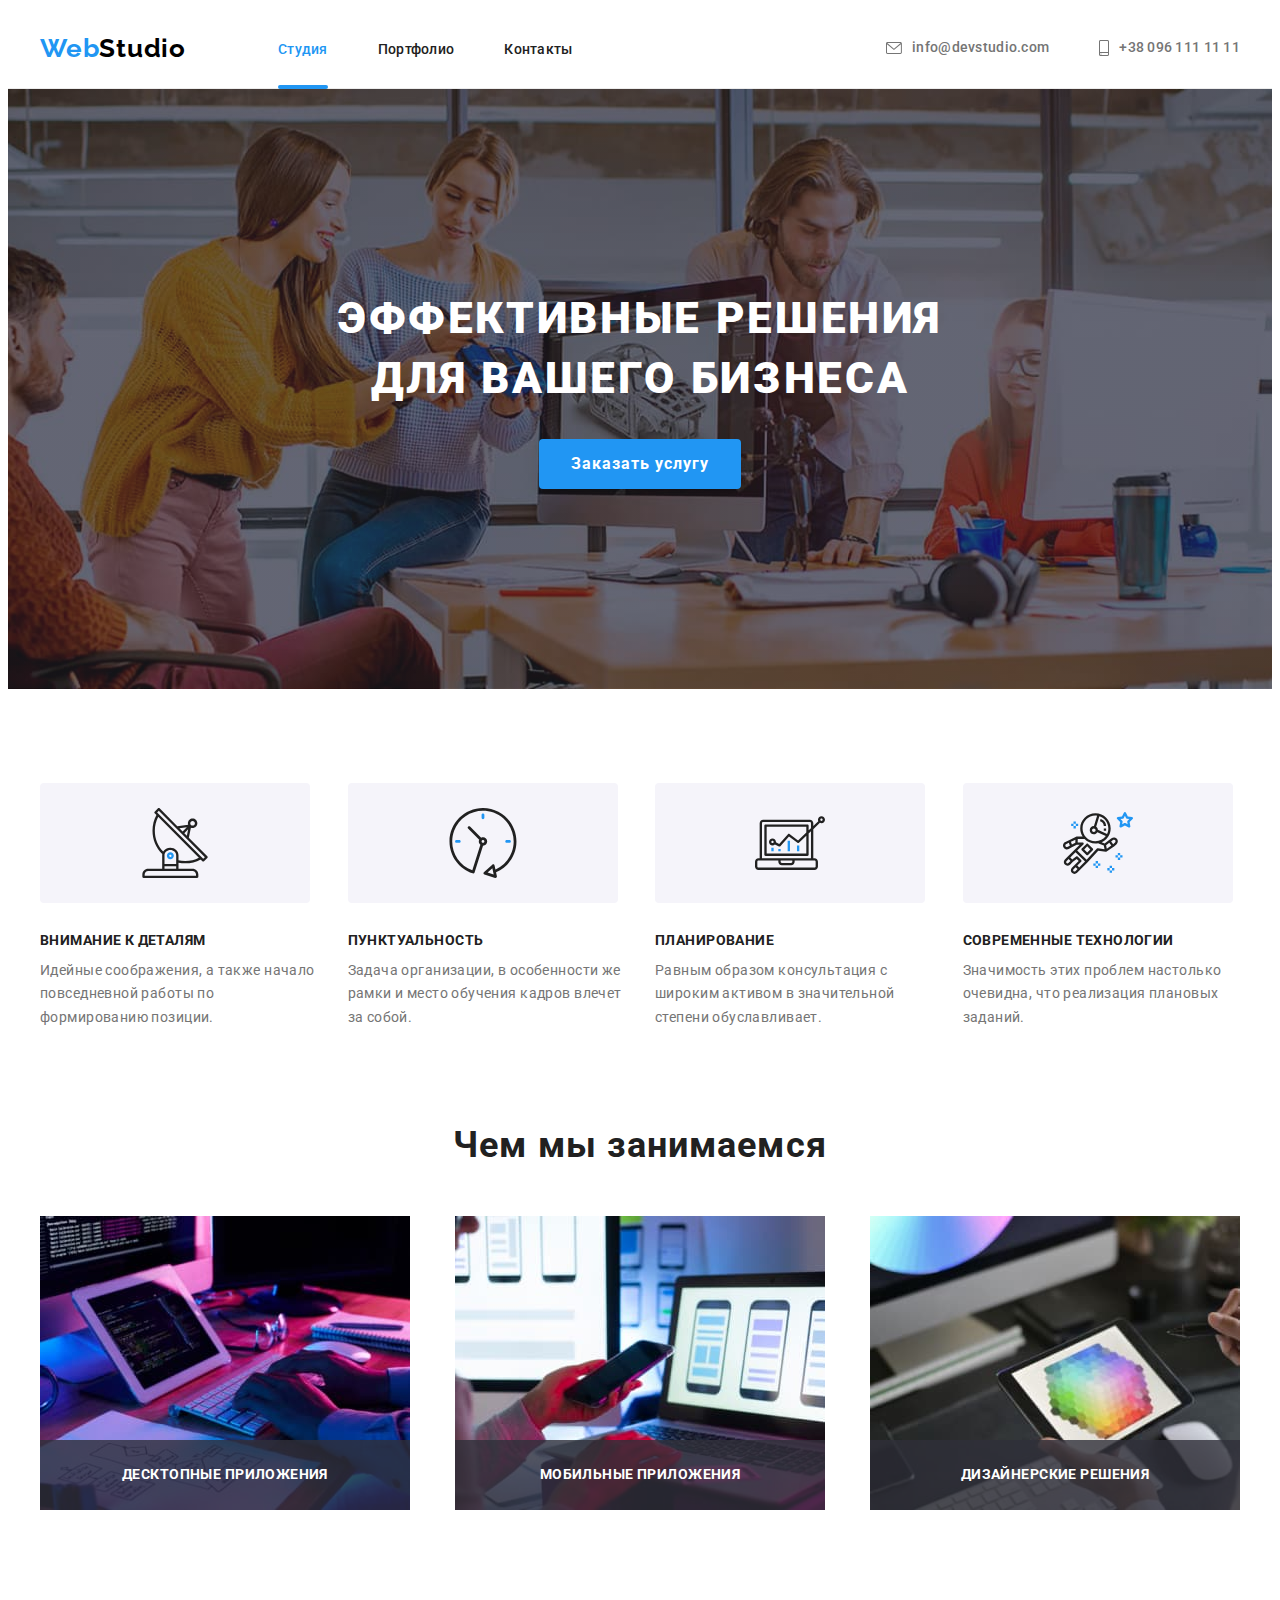
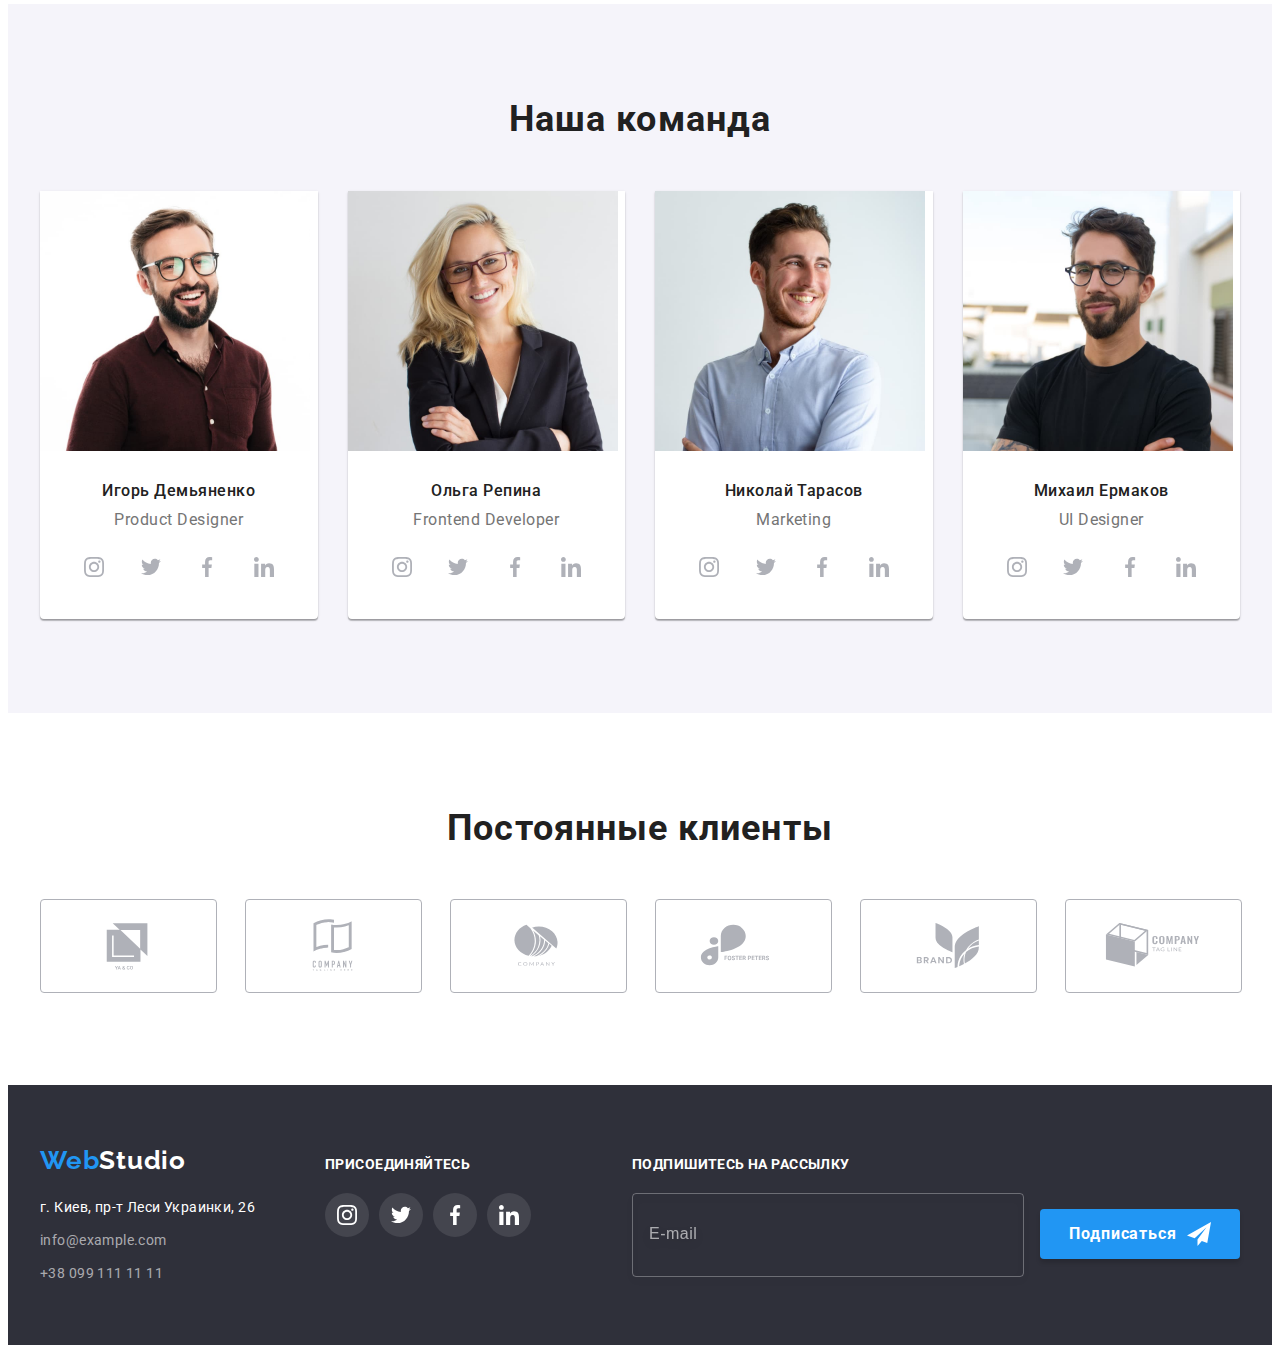
<file: index.html>
<!DOCTYPE html>
<html lang="ru">
  <head>
    <meta charset="UTF-8" />
    <meta http-equiv="X-UA-Compatible" content="IE=edge" />
    <meta name="viewport" content="width=device-width, initial-scale=1.0" />
    <title>Студия</title>
    <link
      href="https://fonts.googleapis.com/css2?family=Raleway:wght@700&family=Roboto:wght@400;500;700;900&display=swap"
      rel="stylesheet"
    />
    <link
      rel="stylesheet"
      href="https://cdnjs.cloudflare.com/ajax/libs/modern-normalize/1.1.0/modern-normalize.min.css"
      integrity="sha512-wpPYUAdjBVSE4KJnH1VR1HeZfpl1ub8YT/NKx4PuQ5NmX2tKuGu6U/JRp5y+Y8XG2tV+wKQpNHVUX03MfMFn9Q=="
      crossorigin="anonymous"
      referrerpolicy="no-referrer"
    />
    <link rel="stylesheet" href="./css/styles.css" />
  </head>
  <body>
    <header class="header">
      <div class="container header-container">
        <a class="logo link" href="./index.html" lang="en"
          >Web<span class="logo-header-color">Studio</span></a
        >
        <nav class="nav">
          <ul class="nav-list list">
            <li class="nav-list-item">
              <a class="nav-list-link link active-page" href="./index.html">Студия</a>
            </li>
            <li class="nav-list-item">
              <a class="nav-list-link link" href="./portfolio.html">Портфолио</a>
            </li>
            <li class="nav-list-item"><a class="nav-list-link link" href="">Контакты</a></li>
          </ul>
        </nav>
        <ul class="header-contacts-list list">
          <li class="header-contacts-mail">
            <a class="header-contacts link" href="mailto:info@devstudio.com">
              <svg class="contacts-icon" width="16" height="12">
                <use href="./images/sprite.svg#envelope"></use>
              </svg>
              info@devstudio.com
            </a>
          </li>
          <li class="header-contacts-number">
            <a class="header-contacts link" href="tel:+380961111111">
              <svg class="contacts-icon" width="10" height="16">
                <use href="./images/sprite.svg#smartphone"></use>
              </svg>
              +38 096 111 11 11
            </a>
          </li>
        </ul>
      </div>
    </header>

    <main>
      <!-- HERO -->
      <section class="hero-section">
        <div class="container">
          <h1 class="hero-title">Эффективные решения<br />для вашего бизнеса</h1>
          <button class="modal-btn" type="button" data-modal-open>Заказать услугу</button>
        </div>
      </section>
      <!-- STUDIO ADVANTAGES -->
      <section class="section">
        <div class="container">
          <h2 class="visually-hidden">Преимущества студии</h2>
          <ul class="advantages-items list">
            <li class="advantages-item">
              <div class="icon-box">
                <svg class="icon" width="70" height="70">
                  <use href="./images/sprite.svg#antenna"></use>
                </svg>
              </div>
              <h3 class="advantages-item-title">Внимание к деталям</h3>
              <p class="advantages-item-description">
                Идейные соображения, а также начало повседневной работы по формированию позиции.
              </p>
            </li>
            <li class="advantages-item">
              <div class="icon-box">
                <svg class="icon" width="70" height="70">
                  <use href="./images/sprite.svg#clock"></use>
                </svg>
              </div>
              <h3 class="advantages-item-title">Пунктуальность</h3>
              <p class="advantages-item-description">
                Задача организации, в особенности же рамки и место обучения кадров влечет за собой.
              </p>
            </li>
            <li class="advantages-item">
              <div class="icon-box">
                <svg class="icon" width="70" height="70">
                  <use href="./images/sprite.svg#diagram"></use>
                </svg>
              </div>
              <h3 class="advantages-item-title">Планирование</h3>
              <p class="advantages-item-description">
                Равным образом консультация с широким активом в значительной степени обуславливает.
              </p>
            </li>
            <li class="advantages-item">
              <div class="icon-box">
                <svg class="icon" width="70" height="70">
                  <use href="./images/sprite.svg#astronaut"></use>
                </svg>
              </div>
              <h3 class="advantages-item-title">Современные технологии</h3>
              <p class="advantages-item-description">
                Значимость этих проблем настолько очевидна, что реализация плановых заданий.
              </p>
            </li>
          </ul>
        </div>
      </section>
      <!-- STUDIO ACTIVITIES -->
      <section class="section activities-section">
        <div class="container">
          <h2 class="section-title">Чем мы занимаемся</h2>
          <ul class="activities-items list">
            <li class="activities-item">
              <img
                src="./images/img-action-1.jpg"
                alt="работник верстает сайт"
                width="370"
                height="294"
              />
              <p class="activities-description">Десктопные приложения</p>
            </li>
            <li class="activities-item">
              <img
                src="./images/img-action-2.jpg"
                alt="работник адаптирует сайт"
                width="370"
                height="294"
              />
              <p class="activities-description">Мобильные приложения</p>
            </li>
            <li class="activities-item">
              <img
                src="./images/img-action-3.jpg"
                alt="работник создает дизайн сайта"
                width="370"
                height="294"
              />
              <p class="activities-description">Дизайнерские решения</p>
            </li>
          </ul>
        </div>
      </section>
      <!-- STUDIO TEAM -->
      <section class="team-section section">
        <div class="container">
          <h2 class="section-title">Наша команда</h2>
          <ul class="team-cards list">
            <li class="team-card">
              <img
                src="./images/img-employee-1.jpg"
                alt="продакт дизайнер"
                width="270"
                height="260"
              />
              <div class="team-card-description">
                <h3 class="team-item">Игорь Демьяненко</h3>
                <p class="team-text" lang="en">Product Designer</p>
                <ul class="social-links list">
                  <li>
                    <a class="social-link" aria-label="instagram" href="">
                      <svg class="social-link-icon" width="20" height="20">
                        <use href="./images/sprite.svg#instagram"></use>
                      </svg>
                    </a>
                  </li>
                  <li>
                    <a class="social-link" aria-label="twitter" href="">
                      <svg class="social-link-icon" width="20" height="20">
                        <use href="./images/sprite.svg#twitter"></use>
                      </svg>
                    </a>
                  </li>
                  <li>
                    <a class="social-link" aria-label="facebook" href="">
                      <svg class="social-link-icon" width="20" height="20">
                        <use href="./images/sprite.svg#facebook"></use>
                      </svg>
                    </a>
                  </li>
                  <li>
                    <a class="social-link" aria-label="linkedin" href="">
                      <svg class="social-link-icon" width="20" height="20">
                        <use href="./images/sprite.svg#linkedin"></use>
                      </svg>
                    </a>
                  </li>
                </ul>
              </div>
            </li>
            <li class="team-card">
              <img
                src="./images/img-employee-2.jpg"
                alt="фронтенд разработчик"
                width="270"
                height="260"
              />
              <div class="team-card-description">
                <h3 class="team-item">Ольга Репина</h3>
                <p class="team-text" lang="en">Frontend Developer</p>
                <ul class="social-links list">
                  <li>
                    <a class="social-link" aria-label="instagram" href="">
                      <svg class="social-link-icon" width="20" height="20">
                        <use href="./images/sprite.svg#instagram"></use>
                      </svg>
                    </a>
                  </li>
                  <li>
                    <a class="social-link" aria-label="twitter" href="">
                      <svg class="social-link-icon" width="20" height="20">
                        <use href="./images/sprite.svg#twitter"></use>
                      </svg>
                    </a>
                  </li>
                  <li>
                    <a class="social-link" aria-label="facebook" href="">
                      <svg class="social-link-icon" width="20" height="20">
                        <use href="./images/sprite.svg#facebook"></use>
                      </svg>
                    </a>
                  </li>
                  <li>
                    <a class="social-link" aria-label="linkedin" href="">
                      <svg class="social-link-icon" width="20" height="20">
                        <use href="./images/sprite.svg#linkedin"></use>
                      </svg>
                    </a>
                  </li>
                </ul>
              </div>
            </li>
            <li class="team-card">
              <img src="./images/img-employee-3.jpg" alt="маркетолог" width="270" height="260" />
              <div class="team-card-description">
                <h3 class="team-item">Николай Тарасов</h3>
                <p class="team-text" lang="en">Marketing</p>
                <ul class="social-links list">
                  <li>
                    <a class="social-link" aria-label="instagram" href="">
                      <svg class="social-link-icon" width="20" height="20">
                        <use href="./images/sprite.svg#instagram"></use>
                      </svg>
                    </a>
                  </li>
                  <li>
                    <a class="social-link" aria-label="twitter" href="">
                      <svg class="social-link-icon" width="20" height="20">
                        <use href="./images/sprite.svg#twitter"></use>
                      </svg>
                    </a>
                  </li>
                  <li>
                    <a class="social-link" aria-label="facebook" href="">
                      <svg class="social-link-icon" width="20" height="20">
                        <use href="./images/sprite.svg#facebook"></use>
                      </svg>
                    </a>
                  </li>
                  <li>
                    <a class="social-link" aria-label="linkedin" href="">
                      <svg class="social-link-icon" width="20" height="20">
                        <use href="./images/sprite.svg#linkedin"></use>
                      </svg>
                    </a>
                  </li>
                </ul>
              </div>
            </li>
            <li class="team-card">
              <img
                src="./images/img-employee-4.jpg"
                alt="дизайнер пользовательского интерфейса"
                width="270"
                height="260"
              />
              <div class="team-card-description">
                <h3 class="team-item">Михаил Ермаков</h3>
                <p class="team-text" lang="en">UI Designer</p>
                <ul class="social-links list">
                  <li>
                    <a class="social-link" aria-label="instagram" href="">
                      <svg class="social-link-icon" width="20" height="20">
                        <use href="./images/sprite.svg#instagram"></use>
                      </svg>
                    </a>
                  </li>
                  <li>
                    <a class="social-link" aria-label="twitter" href="">
                      <svg class="social-link-icon" width="20" height="20">
                        <use href="./images/sprite.svg#twitter"></use>
                      </svg>
                    </a>
                  </li>
                  <li>
                    <a class="social-link" aria-label="facebook" href="">
                      <svg class="social-link-icon" width="20" height="20">
                        <use href="./images/sprite.svg#facebook"></use>
                      </svg>
                    </a>
                  </li>
                  <li>
                    <a class="social-link" aria-label="linkedin" href="">
                      <svg class="social-link-icon" width="20" height="20">
                        <use href="./images/sprite.svg#linkedin"></use>
                      </svg>
                    </a>
                  </li>
                </ul>
              </div>
            </li>
          </ul>
        </div>
      </section>
      <!-- CLIENTS -->
      <section class="clients section">
        <div class="container">
          <h2 class="section-title">Постоянные клиенты</h2>
          <ul class="clients-list list">
            <li class="clients-item">
              <a href="" class="clients-link">
                <svg class="clients-logo" width="106" height="60">
                  <use href="./images/sprite.svg#client-logo-1"></use>
                </svg>
              </a>
            </li>
            <li class="clients-item">
              <a href="" class="clients-link">
                <svg class="clients-logo" width="106" height="60">
                  <use href="./images/sprite.svg#client-logo-2"></use>
                </svg>
              </a>
            </li>
            <li class="clients-item">
              <a href="" class="clients-link">
                <svg class="clients-logo" width="106" height="60">
                  <use href="./images/sprite.svg#client-logo-3"></use>
                </svg>
              </a>
            </li>
            <li class="clients-item">
              <a href="" class="clients-link">
                <svg class="clients-logo" width="106" height="60">
                  <use href="./images/sprite.svg#client-logo-4"></use>
                </svg>
              </a>
            </li>
            <li class="clients-item">
              <a href="" class="clients-link">
                <svg class="clients-logo" width="106" height="60">
                  <use href="./images/sprite.svg#client-logo-5"></use>
                </svg>
              </a>
            </li>
            <li class="clients-item">
              <a href="" class="clients-link">
                <svg class="clients-logo" width="106" height="60">
                  <use href="./images/sprite.svg#client-logo-6"></use>
                </svg>
              </a>
            </li>
          </ul>
        </div>
      </section>
    </main>

    <footer class="footer">
      <div class="container">
        <div class="footer-address">
          <a class="logo-footer link" href="./index.html" lang="en"
            >Web<span class="logo-footer-color">Studio</span></a
          >
          <address>
            <ul class="address-items list">
              <li class="address-item">
                <a
                  class="address link"
                  href="https://goo.gl/maps/cRMagZyy7CcEZu3e9"
                  target="_blank"
                  rel="noopener noreferrer"
                  >г. Киев, пр-т Леси Украинки, 26</a
                >
              </li>
              <li class="address-item">
                <a class="address footer-mail link" href="mailto:info@example.com"
                  >info@example.com</a
                >
              </li>
              <li class="address-item">
                <a class="address footer-number link" href="tel:+380991111111">+38 099 111 11 11</a>
              </li>
            </ul>
          </address>
        </div>
        <div class="footer-links">
          <b class="footer-text">Присоединяйтесь</b>
          <ul class="footer-social-links list">
            <li>
              <a class="footer-social-link" aria-label="instagram" href="">
                <svg class="social-link-icon" width="20" height="20">
                  <use href="./images/sprite.svg#instagram"></use>
                </svg>
              </a>
            </li>
            <li>
              <a class="footer-social-link" aria-label="twitter" href="">
                <svg class="social-link-icon" width="20" height="20">
                  <use href="./images/sprite.svg#twitter"></use>
                </svg>
              </a>
            </li>
            <li>
              <a class="footer-social-link" aria-label="facebook" href="">
                <svg class="social-link-icon" width="20" height="20">
                  <use href="./images/sprite.svg#facebook"></use>
                </svg>
              </a>
            </li>
            <li>
              <a class="footer-social-link" aria-label="linkedin" href="">
                <svg class="social-link-icon" width="20" height="20">
                  <use href="./images/sprite.svg#linkedin"></use>
                </svg>
              </a>
            </li>
          </ul>
        </div>
        <div class="footer-form">
          <b class="footer-text">Подпишитесь на рассылку</b>
          <form name="footer-contact-form" method="post" class="footer-contact-form">
            <input
              type="email"
              name="email"
              class="footer-contact-form-input"
              placeholder="E-mail"
            />
            <button type="submit" class="submit-btn">
              <span>Подписаться</span>
              <svg class="submit-icon" width="24" height="24">
                <use href="./images/sprite.svg#send-icon"></use>
              </svg>
            </button>
          </form>
        </div>
      </div>
    </footer>

    <div class="backdrop is-hidden" data-modal>
      <div class="modal">
        <form name="signup-form" method="post" class="signup-form">
          <b class="signup-form-title">Оставьте свои данные, мы вам перезвоним</b>

          <label class="signup-form-field">
            <span class="signup-form-text">Имя</span>
            <span class="signup-form-input-wrapper">
              <input name="user-name" type="text" class="signup-form-input" />
              <svg class="signup-icon" width="18" height="18">
                <use href="./images/sprite.svg#person-icon"></use>
              </svg>
            </span>
          </label>

          <label class="signup-form-field">
            <span class="signup-form-text">Телефон</span>
            <span class="signup-form-input-wrapper">
              <input name="user-contact" type="tel" class="signup-form-input" />
              <svg class="signup-icon" width="18" height="18">
                <use href="./images/sprite.svg#phone-icon"></use>
              </svg>
            </span>
          </label>

          <label class="signup-form-field">
            <span class="signup-form-text">Почта</span>
            <span class="signup-form-input-wrapper">
              <input name="user-email" type="email" class="signup-form-input" />
              <svg class="signup-icon" width="18" height="18">
                <use href="./images/sprite.svg#email-icon"></use>
              </svg>
            </span>
          </label>

          <label class="signup-form-field">
            <span class="signup-form-text">Комментарий</span>
            <textarea
              name="user-message"
              placeholder="Введите текст"
              class="signup-form-message"
            ></textarea>
          </label>

          <label class="signup-checkbox-field">
            <input
              type="checkbox"
              name="accept-policy"
              class="signup-checkbox-input visually-hidden"
              required
            />
            <svg class="checkbox-icon" width="16" height="15">
              <use href="./images/sprite.svg#check-icon"></use>
            </svg>
            Соглашаюсь с рассылкой и принимаю&nbsp;
            <a href="" class="signup-checkbox-link">Условия договора</a>
          </label>

          <button type="submit" class="submit-btn">Отправить</button>
        </form>

        <button type="button" class="modal-close-btn" data-modal-close>
          <svg class="modal-close-icon" width="18" height="18">
            <use href="./images/sprite.svg#close-icon"></use>
          </svg>
        </button>
      </div>
    </div>
    <script src="./js/modal.js"></script>
  </body>
</html>
</file>
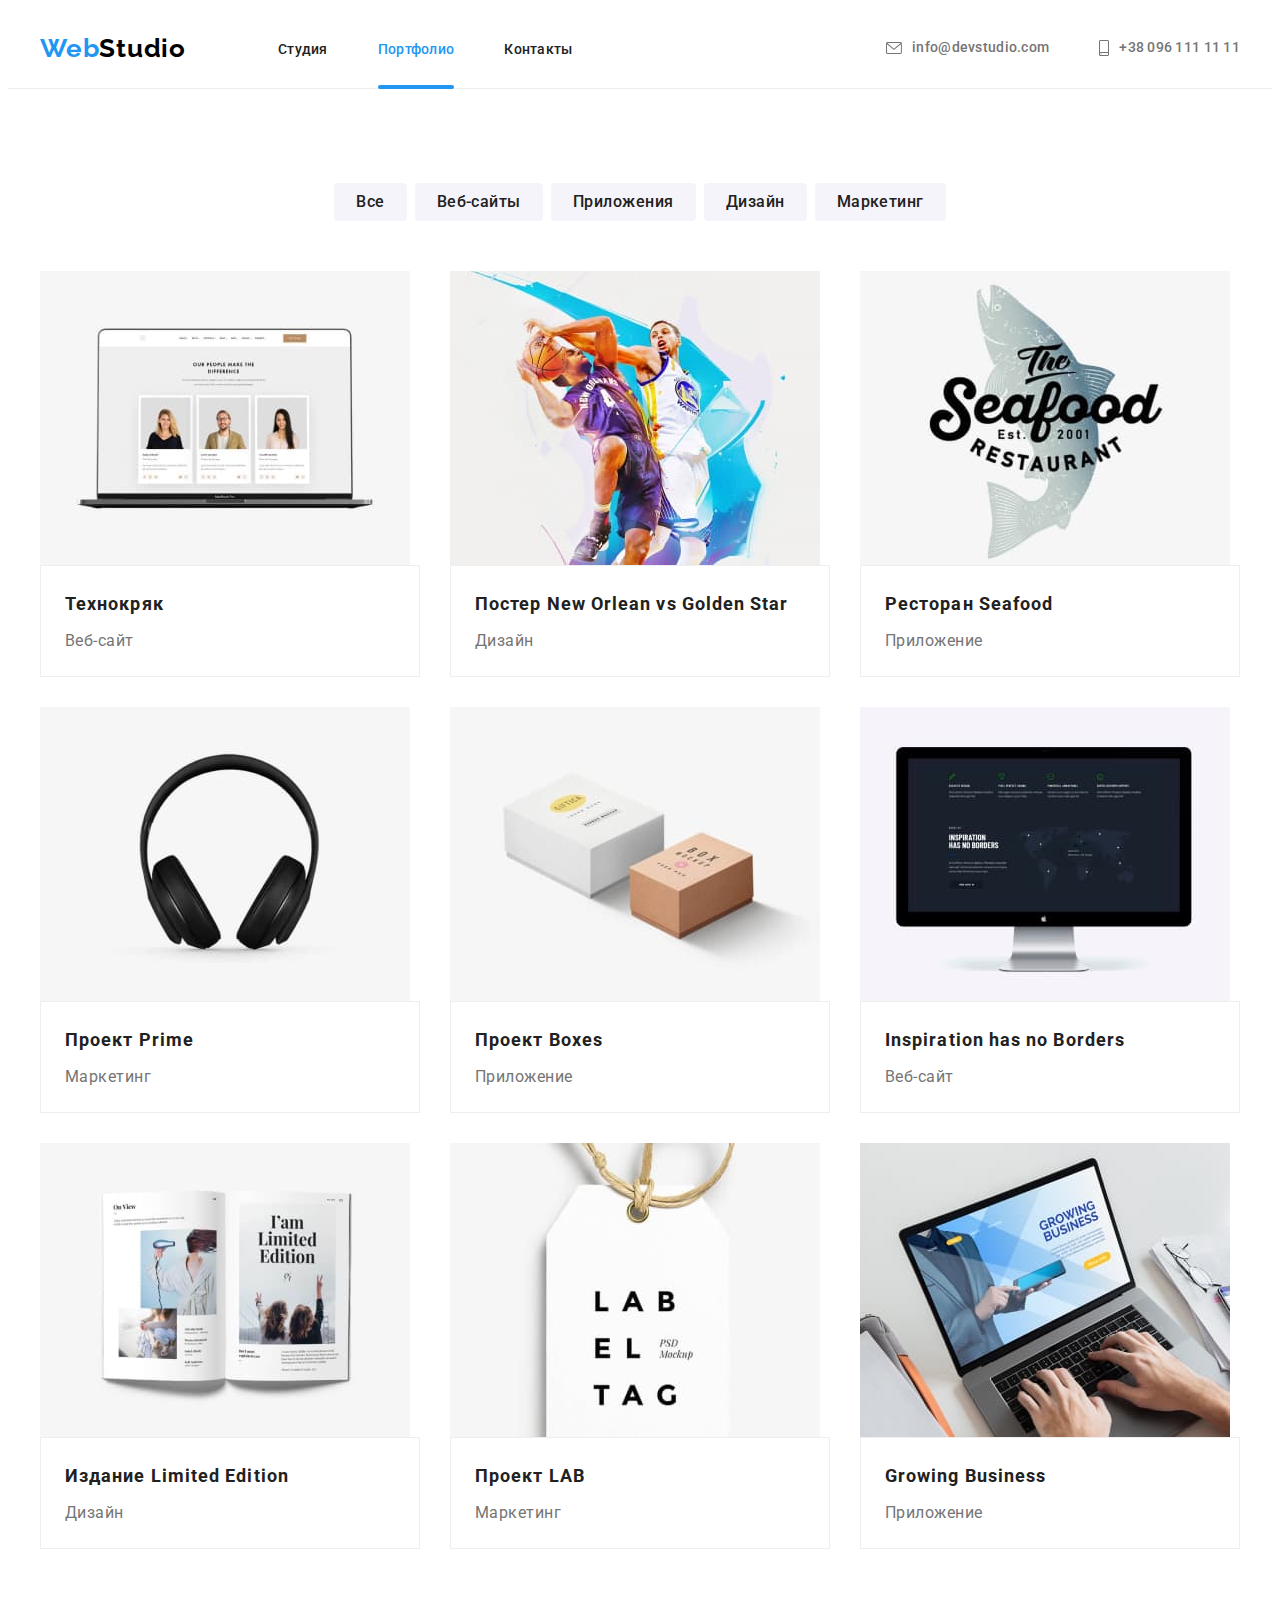
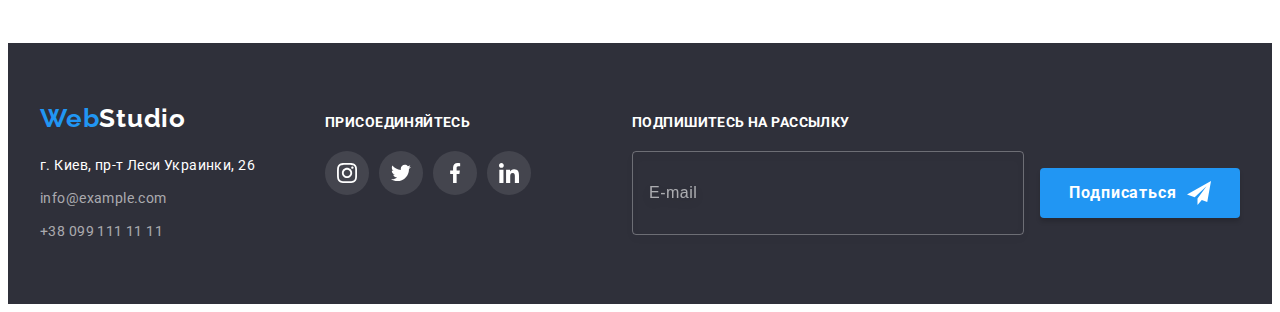
<file: portfolio.html>
<!DOCTYPE html>
<html lang="en">
  <head>
    <meta charset="UTF-8" />
    <meta http-equiv="X-UA-Compatible" content="IE=edge" />
    <meta name="viewport" content="width=device-width, initial-scale=1.0" />
    <title>Портфолио</title>
    <link
      href="https://fonts.googleapis.com/css2?family=Raleway:wght@700&family=Roboto:wght@400;500;700;900&display=swap"
      rel="stylesheet"
    />
    <link
      rel="stylesheet"
      href="https://cdnjs.cloudflare.com/ajax/libs/modern-normalize/1.1.0/modern-normalize.min.css"
      integrity="sha512-wpPYUAdjBVSE4KJnH1VR1HeZfpl1ub8YT/NKx4PuQ5NmX2tKuGu6U/JRp5y+Y8XG2tV+wKQpNHVUX03MfMFn9Q=="
      crossorigin="anonymous"
      referrerpolicy="no-referrer"
    />
    <link rel="stylesheet" href="./css/styles.css" />
  </head>
  <body>
    <header class="header">
      <div class="container header-container">
        <a class="logo link" href="./index.html" lang="en"
          >Web<span class="logo-header-color">Studio</span></a
        >
        <nav class="nav">
          <ul class="nav-list list">
            <li class="nav-list-item">
              <a class="nav-list-link link" href="./index.html">Студия</a>
            </li>
            <li class="nav-list-item">
              <a class="nav-list-link link active-page" href="./portfolio.html">Портфолио</a>
            </li>
            <li class="nav-list-item"><a class="nav-list-link link" href="">Контакты</a></li>
          </ul>
        </nav>
        <ul class="header-contacts-list list">
          <li class="header-contacts-mail">
            <a class="header-contacts link" href="mailto:info@devstudio.com">
              <svg class="contacts-icon" width="16" height="12">
                <use href="./images/sprite.svg#envelope"></use>
              </svg>
              info@devstudio.com
            </a>
          </li>
          <li class="header-contacts-number">
            <a class="header-contacts link" href="tel:+380961111111">
              <svg class="contacts-icon" width="10" height="16">
                <use href="./images/sprite.svg#smartphone"></use>
              </svg>
              +38 096 111 11 11
            </a>
          </li>
        </ul>
      </div>
    </header>

    <main>
      <section class="section">
        <div class="container">
          <h1 class="visually-hidden">Примеры работ</h1>
          <ul class="radio-btn-list list">
            <li class="radio-btn-item"><button class="radio-btn" type="button">Все</button></li>
            <li class="radio-btn-item">
              <button class="radio-btn" type="button">Веб-сайты</button>
            </li>
            <li class="radio-btn-item">
              <button class="radio-btn" type="button">Приложения</button>
            </li>
            <li class="radio-btn-item"><button class="radio-btn" type="button">Дизайн</button></li>
            <li class="radio-btn-item">
              <button class="radio-btn" type="button">Маркетинг</button>
            </li>
          </ul>

          <ul class="work-examples-list list">
            <li class="work-example-item">
              <a class="work-example-link link" href="">
                <div class="work-example-wrapper">
                  <img
                    src="./images/img-work-example-1.jpg"
                    alt="веб-сайт Технокряк"
                    width="370"
                    height="294"
                  />
                  <p class="work-example-overlay">
                    Технокряк это современная площадка распространения коронавируса. Компании
                    используют эту платформу для цифрового шпионажа и атак на защищённые сервера
                    конкурентов.
                  </p>
                </div>
                <div class="work-example-card">
                  <h2 class="work-example-title">Технокряк</h2>
                  <p class="work-example-description">Веб-сайт</p>
                </div>
              </a>
            </li>
            <li class="work-example-item">
              <a class="work-example-link link" href="">
                <div class="work-example-wrapper">
                  <img
                    src="./images/img-work-example-2.jpg"
                    alt="дизайн постера Нью Орлеан против Голден Стар"
                    width="370"
                    height="294"
                  />
                  <p class="work-example-overlay">
                    Технокряк это современная площадка распространения коронавируса. Компании
                    используют эту платформу для цифрового шпионажа и атак на защищённые сервера
                    конкурентов.
                  </p>
                </div>
                <div class="work-example-card">
                  <h2 class="work-example-title">
                    Постер <span lang="en">New Orlean vs Golden Star</span>
                  </h2>
                  <p class="work-example-description">Дизайн</p>
                </div>
              </a>
            </li>
            <li class="work-example-item">
              <a class="work-example-link link" href="">
                <div class="work-example-wrapper">
                  <img
                    src="./images/img-work-example-3.jpg"
                    alt="приложение ресторана Сиафуд"
                    width="370"
                    height="294"
                  />
                  <p class="work-example-overlay">
                    Технокряк это современная площадка распространения коронавируса. Компании
                    используют эту платформу для цифрового шпионажа и атак на защищённые сервера
                    конкурентов.
                  </p>
                </div>
                <div class="work-example-card">
                  <h2 class="work-example-title">Ресторан <span lang="en">Seafood</span></h2>
                  <p class="work-example-description">Приложение</p>
                </div>
              </a>
            </li>
            <li class="work-example-item">
              <a class="work-example-link link" href="">
                <div class="work-example-wrapper">
                  <img
                    src="./images/img-work-example-4.jpg"
                    alt="маркетинг проект Прайм"
                    width="370"
                    height="294"
                  />
                  <p class="work-example-overlay">
                    Технокряк это современная площадка распространения коронавируса. Компании
                    используют эту платформу для цифрового шпионажа и атак на защищённые сервера
                    конкурентов.
                  </p>
                </div>
                <div class="work-example-card">
                  <h2 class="work-example-title">Проект <span lang="en">Prime</span></h2>
                  <p class="work-example-description">Маркетинг</p>
                </div>
              </a>
            </li>
            <li class="work-example-item">
              <a class="work-example-link link" href="">
                <div class="work-example-wrapper">
                  <img
                    src="./images/img-work-example-5.jpg"
                    alt="приложение проект Боксес"
                    width="370"
                    height="294"
                  />
                  <p class="work-example-overlay">
                    Технокряк это современная площадка распространения коронавируса. Компании
                    используют эту платформу для цифрового шпионажа и атак на защищённые сервера
                    конкурентов.
                  </p>
                </div>
                <div class="work-example-card">
                  <h2 class="work-example-title">Проект <span lang="en">Boxes</span></h2>
                  <p class="work-example-description">Приложение</p>
                </div>
              </a>
            </li>
            <li class="work-example-item">
              <a class="work-example-link link" href="">
                <div class="work-example-wrapper">
                  <img
                    src="./images/img-work-example-6.jpg"
                    alt="веб-сайт Инспирейшн хез но бордерс"
                    width="370"
                    height="294"
                  />
                  <p class="work-example-overlay">
                    Технокряк это современная площадка распространения коронавируса. Компании
                    используют эту платформу для цифрового шпионажа и атак на защищённые сервера
                    конкурентов.
                  </p>
                </div>
                <div class="work-example-card">
                  <h2 class="work-example-title" lang="en">Inspiration has no Borders</h2>
                  <p class="work-example-description">Веб-сайт</p>
                </div>
              </a>
            </li>
            <li class="work-example-item">
              <a class="work-example-link link" href="">
                <div class="work-example-wrapper">
                  <img
                    src="./images/img-work-example-7.jpg"
                    alt="дизайн издания Лимитед Эдишн"
                    width="370"
                    height="294"
                  />
                  <p class="work-example-overlay">
                    Технокряк это современная площадка распространения коронавируса. Компании
                    используют эту платформу для цифрового шпионажа и атак на защищённые сервера
                    конкурентов.
                  </p>
                </div>
                <div class="work-example-card">
                  <h2 class="work-example-title">Издание <span lang="en">Limited Edition</span></h2>
                  <p class="work-example-description">Дизайн</p>
                </div>
              </a>
            </li>
            <li class="work-example-item">
              <a class="work-example-link link" href="">
                <div class="work-example-wrapper">
                  <img
                    src="./images/img-work-example-8.jpg"
                    alt="маркетинг проект ЛАБ"
                    width="370"
                    height="294"
                  />
                  <p class="work-example-overlay">
                    Технокряк это современная площадка распространения коронавируса. Компании
                    используют эту платформу для цифрового шпионажа и атак на защищённые сервера
                    конкурентов.
                  </p>
                </div>
                <div class="work-example-card">
                  <h2 class="work-example-title">Проект <span lang="en">LAB</span></h2>
                  <p class="work-example-description">Маркетинг</p>
                </div>
              </a>
            </li>
            <li class="work-example-item">
              <a class="work-example-link link" href="">
                <div class="work-example-wrapper">
                  <img
                    src="./images/img-work-example-9.jpg"
                    alt="приложение Гроуинг Бизнесс"
                    width="370"
                    height="294"
                  />
                  <p class="work-example-overlay">
                    Технокряк это современная площадка распространения коронавируса. Компании
                    используют эту платформу для цифрового шпионажа и атак на защищённые сервера
                    конкурентов.
                  </p>
                </div>
                <div class="work-example-card">
                  <h2 class="work-example-title" lang="en">Growing Business</h2>
                  <p class="work-example-description">Приложение</p>
                </div>
              </a>
            </li>
          </ul>
        </div>
      </section>
    </main>

    <footer class="footer">
      <div class="container">
        <div class="footer-address">
          <a class="logo-footer link" href="./index.html" lang="en"
            >Web<span class="logo-footer-color">Studio</span></a
          >
          <address>
            <ul class="address-items list">
              <li class="address-item">
                <a
                  class="address link"
                  href="https://goo.gl/maps/cRMagZyy7CcEZu3e9"
                  target="_blank"
                  rel="noopener noreferrer"
                  >г. Киев, пр-т Леси Украинки, 26</a
                >
              </li>
              <li class="address-item">
                <a class="address footer-mail link" href="mailto:info@example.com"
                  >info@example.com</a
                >
              </li>
              <li class="address-item">
                <a class="address footer-number link" href="tel:+380991111111">+38 099 111 11 11</a>
              </li>
            </ul>
          </address>
        </div>
        <div class="footer-links">
          <b class="footer-text">Присоединяйтесь</b>
          <ul class="footer-social-links list">
            <li>
              <a class="footer-social-link" aria-label="instagram" href="">
                <svg class="social-link-icon" width="20" height="20">
                  <use href="./images/sprite.svg#instagram"></use>
                </svg>
              </a>
            </li>
            <li>
              <a class="footer-social-link" aria-label="twitter" href="">
                <svg class="social-link-icon" width="20" height="20">
                  <use href="./images/sprite.svg#twitter"></use>
                </svg>
              </a>
            </li>
            <li>
              <a class="footer-social-link" aria-label="facebook" href="">
                <svg class="social-link-icon" width="20" height="20">
                  <use href="./images/sprite.svg#facebook"></use>
                </svg>
              </a>
            </li>
            <li>
              <a class="footer-social-link" aria-label="linkedin" href="">
                <svg class="social-link-icon" width="20" height="20">
                  <use href="./images/sprite.svg#linkedin"></use>
                </svg>
              </a>
            </li>
          </ul>
        </div>
        <div class="footer-form">
          <b class="footer-text">Подпишитесь на рассылку</b>
          <form name="footer-contact-form" method="post" class="footer-contact-form">
            <input
              type="email"
              name="email"
              class="footer-contact-form-input"
              placeholder="E-mail"
            />
            <button type="submit" class="submit-btn">
              <span>Подписаться</span>
              <svg class="submit-icon" width="24" height="24">
                <use href="./images/sprite.svg#send-icon"></use>
              </svg>
            </button>
          </form>
        </div>
      </div>
    </footer>
  </body>
</html>
</file>
<file: css/styles.css>
:root {
  --primary-font-family: Roboto, sans-serif;
  --secondary-font-family: Raleway, sans-serif;

  --primary-text-color: #212121;
  --secondary-text-color: #757575;
  --tertiary-text-color: #ffffff;
  --accent-color: #2196f3;

  --primary-background-color: #ffffff;
  --secondary-background-color: #2f303a;
  --tertiary-background-color: #f5f4fa;

  --icon-fill: #afb1b8;

  --animation-timing-function: cubic-bezier(0.4, 0, 0.2, 1);
  --animation-duration: 250ms;
}

body {
  font-family: var(--primary-font-family);
  color: var(--primary-text-color);
  background-color: var(--primary-background-color);
}

h1,
h2,
h3,
h4,
h5,
h6,
p {
  margin-top: 0;
  margin-bottom: 0;
}

ul,
ol {
  margin-top: 0;
  margin-bottom: 0;
  padding-left: 0;
}

.list {
  list-style: none;
}

.link {
  text-decoration: none;
}

/* --------- START COMPONENTS --------- */

.container {
  width: 1200px;
  padding-left: 15px;
  padding-right: 15px;
  margin-left: auto;
  margin-right: auto;
}

.section {
  padding-top: 94px;
  padding-bottom: 94px;
}

.section-title {
  margin-bottom: 50px;
  text-align: center;
  font-weight: 700;
  font-size: 36px;
  line-height: 1.17;
  letter-spacing: 0.03em;
}

.visually-hidden {
  position: absolute;
  width: 1px;
  height: 1px;
  margin: -1px;
  border: 0;
  padding: 0;
  white-space: nowrap;
  clip-path: inset(100%);
  clip: rect(0 0 0 0);
  overflow: hidden;
}

img {
  display: block;
  max-width: 100%;
  height: auto;
}

/* --------- END COMPONENTS --------- */

/* --------- START HEADER --------- */
.header {
  border-bottom: 1px solid #ececec;
}
.header-container {
  display: flex;
  align-items: center;
}

.logo {
  padding-top: 24px;
  padding-bottom: 24px;
  margin-right: 92px;
  font-family: var(--secondary-font-family);
  font-weight: 700;
  font-size: 26px;
  line-height: 1.19;
  letter-spacing: 0.03em;
  color: var(--accent-color);
}

.logo-header-color {
  color: #000000;
}

.nav-list {
  display: flex;
  align-items: center;
}

.nav-list-item:not(:last-child) {
  margin-right: 50px;
}
.nav-list-link {
  padding-top: 32px;
  padding-bottom: 32px;
  font-weight: 500;
  font-size: 14px;
  line-height: 1.14;
  letter-spacing: 0.02em;
  color: inherit;
  transition: color var(--animation-duration) var(--animation-timing-function);
}

.nav-list-link:hover,
.nav-list-link:focus {
  color: var(--accent-color);
}
.active-page {
  color: var(--accent-color);
  position: relative;
}
.active-page::after {
  content: '';
  position: absolute;
  left: 0;
  bottom: 0;
  width: 100%;
  height: 4px;
  background-color: var(--accent-color);
  border-radius: 2px;
}

.header-contacts-list {
  display: flex;
  align-items: center;
  margin-left: auto;
}

.header-contacts-mail {
  margin-right: 50px;
}

.header-contacts {
  display: flex;
  align-items: center;
  padding-top: 32px;
  padding-bottom: 32px;
  font-weight: 500;
  font-size: 14px;
  line-height: 1.14;
  letter-spacing: 0.02em;
  color: var(--secondary-text-color);
  transition: color var(--animation-duration) var(--animation-timing-function);
}

.contacts-icon {
  margin-right: 10px;
  fill: currentColor;
}

.header-contacts:hover,
.header-contacts:focus {
  color: var(--accent-color);
}

/* --------- END HEADER --------- */

/* --------- START HERO --------- */

.hero-section {
  max-width: 1600px;
  margin-left: auto;
  margin-right: auto;
  padding-top: 200px;
  padding-bottom: 200px;
  text-align: center;
  background-image: linear-gradient(rgba(47, 48, 58, 0.4), rgba(47, 48, 58, 0.4)),
    url(../images/bcg.jpg);
  background-size: cover;
  background-position: center;
  background-color: var(--secondary-background-color);
}

.hero-title {
  margin-bottom: 30px;
  font-weight: 900;
  font-size: 44px;
  line-height: 1.36;
  letter-spacing: 0.06em;
  text-transform: uppercase;
  color: var(--tertiary-text-color);
}

.modal-btn {
  min-width: 200px;
  padding: 10px 32px;
  border-style: none;
  border-radius: 4px;
  box-shadow: 0px 4px 4px rgba(0, 0, 0, 0.15);

  font-family: inherit;
  font-weight: 700;
  font-size: 16px;
  line-height: 1.87;
  letter-spacing: 0.06em;
  color: var(--tertiary-text-color);
  background-color: var(--accent-color);

  cursor: pointer;
  transition: background-color var(--animation-duration) var(--animation-timing-function);
}

.modal-btn:hover,
.modal-btn:focus {
  background-color: #188ce8;
}
/* --------- END HERO --------- */

/* --------- START SECTION STUDIO ADVANTAGES --------- */

.advantages-items {
  display: flex;
  margin-left: -30px;
}

.advantages-item {
  flex-basis: calc((100% - 4 * 30px) / 4);
  margin-left: 30px;
}

.icon-box {
  width: 270px;
  height: 120px;
  margin-bottom: 30px;
  display: flex;
  justify-content: center;
  align-items: center;
  background-color: var(--tertiary-background-color);
  border-radius: 4px;
}

.advantages-item-title {
  margin-bottom: 10px;
  font-weight: bold;
  font-size: 14px;
  line-height: 1.14;
  letter-spacing: 0.03em;
  text-transform: uppercase;
}

.advantages-item-description {
  font-size: 14px;
  line-height: 1.71;
  letter-spacing: 0.03em;
  color: var(--secondary-text-color);
}
/* --------- END SECTION STUDIO ADVANTAGES --------- */

/* --------- START SECTION STUDIO ACTIVITIES --------- */

.activities-section {
  padding-top: 0;
}

.activities-items {
  display: flex;
  justify-content: space-between;
}

.activities-item {
  position: relative;
}

.activities-description {
  font-weight: bold;
  font-size: 14px;
  line-height: 1.14;
  letter-spacing: 0.03em;
  text-transform: uppercase;
  color: var(--tertiary-text-color);
  background-color: rgba(47, 48, 58, 0.8);

  position: absolute;
  display: flex;
  justify-content: center;
  align-items: center;
  width: 100%;
  min-height: 70px;
  transform: translateY(-100%);
}

/* --------- END SECTION STUDIO ACTIVITIES --------- */

/* --------- START SECTION STUDIO TEAM --------- */
.team-section {
  background-color: var(--tertiary-background-color);
}
.team-cards {
  display: flex;
  flex-wrap: wrap;
  margin-left: -30px;
  margin-top: -30px;
}
.team-card {
  flex-basis: calc((100% - 4 * 30px) / 4);
  margin-left: 30px;
  margin-top: 30px;
  background-color: var(--primary-background-color);
  box-shadow: 0px 1px 3px rgba(0, 0, 0, 0.12), 0px 1px 1px rgba(0, 0, 0, 0.14),
    0px 2px 1px rgba(0, 0, 0, 0.2);
  border-radius: 0px 0px 4px 4px;
}
.team-card-description {
  padding: 30px 32px;
  text-align: center;
  border-radius: 0px 0px 4px 4px;
}

.team-item {
  margin-bottom: 10px;
  font-weight: 500;
  font-size: 16px;
  line-height: 1.19;
  letter-spacing: 0.03em;
}

.team-text {
  margin-bottom: 16px;
  font-weight: 400;
  font-size: 16px;
  line-height: 1.19;
  letter-spacing: 0.03em;
  color: var(--secondary-text-color);
}

.social-links {
  display: flex;
  justify-content: space-between;
  align-items: center;
}

.social-link {
  display: flex;
  justify-content: center;
  align-items: center;
  width: 44px;
  height: 44px;
  border-radius: 50%;
  fill: var(--icon-fill);
  transition: fill var(--animation-duration) var(--animation-timing-function),
    background-color var(--animation-duration) var(--animation-timing-function);
}

.social-link:hover,
.social-link:focus {
  fill: var(--primary-background-color);
  background-color: var(--accent-color);
}

/* --------- END SECTION STUDIO TEAM --------- */

/* --------- START SECTION CLIENTS --------- */
.clients .section-title {
  margin-bottom: 50px;
}
.clients-list {
  display: flex;
  flex-wrap: wrap;
  margin-top: -30px;
  margin-left: -30px;
}

.clients-item {
  height: 92px;
  width: 170px;
  flex-basis: calc((100% - 6 * 30px) / 6);
  margin-top: 30px;
  margin-left: 30px;
}
.clients-link {
  width: 100%;
  height: 100%;
  display: flex;
  justify-content: center;
  align-items: center;
  border: 1px solid var(--icon-fill);
  border-radius: 4px;
  color: var(--icon-fill);
  transition: color var(--animation-duration) var(--animation-timing-function),
    border-color var(--animation-duration) var(--animation-timing-function);
}

.clients-link:hover,
.clients-link:focus {
  color: var(--accent-color);
  border-color: var(--accent-color);
}

.clients-logo {
  fill: currentColor;
}

/* --------- END SECTION CLIENTS --------- */

/* --------- START PAGE PORTFOLIO --------- */
.radio-btn-list {
  display: flex;
  justify-content: center;
  margin-bottom: 50px;
}

.radio-btn-item:not(:last-child) {
  margin-right: 8px;
}

.radio-btn {
  padding: 6px 22px;
  border-style: none;
  border-radius: 4px;
  font-family: inherit;
  font-weight: 500;
  font-size: 16px;
  line-height: 1.63;
  letter-spacing: 0.03em;
  color: var(--primary-text-color);
  background-color: var(--tertiary-background-color);
  cursor: pointer;

  transition: color var(--animation-duration) var(--animation-timing-function),
    background-color var(--animation-duration) var(--animation-timing-function),
    box-shadow var(--animation-duration) var(--animation-timing-function);
}

.radio-btn:hover,
.radio-btn:focus {
  color: var(--tertiary-text-color);
  background-color: var(--accent-color);
  box-shadow: 0px 3px 1px rgba(0, 0, 0, 0.1), 0px 1px 2px rgba(0, 0, 0, 0.08),
    0px 2px 2px rgba(0, 0, 0, 0.12);
}

.work-examples-list {
  display: flex;
  flex-wrap: wrap;
  margin-top: -30px;
  margin-left: -30px;
}

.work-example-item {
  flex-basis: calc((100% - 90px) / 3);
  margin-top: 30px;
  margin-left: 30px;
}

.work-example-link {
  display: block;
  transition: box-shadow var(--animation-duration) var(--animation-timing-function);
}

.work-example-link:hover,
.work-example-link:focus {
  box-shadow: 0px 1px 1px rgba(0, 0, 0, 0.12), 0px 4px 4px rgba(0, 0, 0, 0.06),
    1px 4px 6px rgba(0, 0, 0, 0.16);
}

.work-example-card {
  padding: 20px 24px;
  border: 1px solid #eeeeee;
}

.work-example-title {
  margin-bottom: 4px;
  font-weight: 700;
  font-size: 18px;
  line-height: 2;
  letter-spacing: 0.06em;
  color: var(--primary-text-color);
}

.work-example-description {
  font-size: 16px;
  line-height: 1.88;
  letter-spacing: 0.03em;
  color: var(--secondary-text-color);
}

.work-example-wrapper {
  position: relative;
  overflow: hidden;
}

.work-example-overlay {
  position: absolute;
  top: 0;
  left: 0;
  width: 100%;
  height: 100%;
  padding: 63px 24px;

  font-size: 18px;
  line-height: 1.56;
  letter-spacing: 0.03em;
  color: var(--tertiary-text-color);
  background-color: rgba(33, 150, 243, 0.9);

  overflow: auto;
  transform: translateY(100%);
  transition: transform var(--animation-duration) var(--animation-timing-function);
}

.work-example-link:hover .work-example-overlay,
.work-example-link:focus .work-example-overlay {
  transform: translateY(0%);
}

/* --------- END PAGE PORTFOLIO --------- */

/* --------- START FOOTER --------- */
.footer {
  padding-top: 60px;
  padding-bottom: 60px;
  background-color: var(--secondary-background-color);
}

.logo-footer {
  display: inline-block;
  margin-bottom: 20px;
  font-family: var(--secondary-font-family);
  font-weight: 700;
  font-size: 26px;
  line-height: 1.19;
  letter-spacing: 0.03em;
  color: var(--accent-color);
}

.logo-footer-color {
  color: var(--tertiary-text-color);
}

.address-item:not(:last-child) {
  margin-bottom: 9px;
}
.address {
  font-style: normal;
  font-size: 14px;
  line-height: 1.71;
  letter-spacing: 0.03em;
  color: var(--tertiary-text-color);
  transition: color var(--animation-duration) var(--animation-timing-function);
}

.address:hover,
.address:focus {
  color: var(--accent-color);
}

.footer-mail,
.footer-number {
  color: rgba(255, 255, 255, 0.6);
}

.footer .container {
  display: flex;
  align-items: baseline;
}

.footer-address {
  margin-right: 70px;
}

.footer-text {
  display: block;
  margin-bottom: 20px;
  font-weight: 700;
  font-size: 14px;
  line-height: 1.14;
  letter-spacing: 0.03em;
  text-transform: uppercase;
  color: var(--tertiary-text-color);
}

.footer-social-links {
  display: flex;
  justify-content: space-between;
  align-items: center;
}

.footer-social-link {
  display: flex;
  justify-content: center;
  align-items: center;
  width: 44px;
  height: 44px;
  border-radius: 50%;
  fill: var(--primary-background-color);
  background-color: rgba(255, 255, 255, 0.1);
  transition: fill var(--animation-duration) var(--animation-timing-function),
    background-color var(--animation-duration) var(--animation-timing-function);
}

.footer-social-links li:not(:last-child) {
  margin-right: 10px;
}

.footer-social-link:hover,
.footer-social-link:focus {
  fill: var(--primary-background-color);
  background-color: var(--accent-color);
}


.footer-form{
  margin-left: auto;
}

.footer-contact-form-input{
  padding: 16px;
  margin-right: 12px;
  width: 358px;
  height: 50px;

  color: var(--tertiary-text-color);
  background-color: transparent;
  border: 1px solid rgba(255, 255, 255, 0.3);
  filter: drop-shadow(0px 4px 4px rgba(0, 0, 0, 0.15));
  border-radius: 4px;
  }

.footer-contact-form-input::placeholder{
  font-size: 16px;
  line-height: 1.25;
  letter-spacing: 0.03em;
  color: rgba(255, 255, 255, 0.6)
}
  
.submit-btn{
  display: inline-flex;
  align-items: center;
  justify-content: center;
  padding: 10px 28px;
  min-width: 200px;
  
  background-color: var(--accent-color);
  color: var(--tertiary-text-color);
  font-family: inherit;
  font-weight: 700;
  font-size: 16px;
  line-height: 1.87;
  letter-spacing: 0.06em;

  box-shadow: 0px 4px 4px rgba(0, 0, 0, 0.15);
  border-style: none;
  border-radius: 4px;
  cursor: pointer;
  transition: background-color var(--animation-duration) var(--animation-timing-function);
}

.submit-btn:hover,
.submit-btn:focus{
  background-color: #188ce8;
}

.submit-btn > span{
margin-right: 10px;
}

/* --------- START BACKDROP --------- */

.backdrop {
  position: fixed;
  top: 0;
  left: 0;
  width: 100%;
  height: 100%;
  background-color: rgba(0, 0, 0, 0.2);
  transition: opacity var(--animation-duration) var(--animation-timing-function),
    visibility var(--animation-duration) var(--animation-timing-function);
  opacity: 1;
}

.backdrop.is-hidden {
  opacity: 0;
  visibility: hidden;
  pointer-events: none;
}

.modal {
  width: 528px;
  height: 580px;
  text-align: center;
  padding: 40px;
  
  position: absolute;
  top: 50%;
  left: 50%;
  transform: translate(-50%, -50%) scale(0.9);
  opacity: 1;

  background-color: var(--primary-background-color);
  box-shadow: 0px 1px 3px rgba(0, 0, 0, 0.12), 0px 1px 1px rgba(0, 0, 0, 0.14),
    0px 2px 1px rgba(0, 0, 0, 0.2);
  border-radius: 4px;
  transition: transform var(--animation-duration) var(--animation-timing-function),
    opacity var(--animation-duration) var(--animation-timing-function);
}

.backdrop.is-hidden .modal {
  transform: translate(-50%, -50%) scale(1);
  opacity: 0;
}

.modal-close-btn {
  position: absolute;
  top: 8px;
  right: 8px;
  width: 30px;
  height: 30px;
  padding: 0;
  display: flex;
  justify-content: center;
  align-items: center;
  border-radius: 50%;
  border: 1px solid rgba(0, 0, 0, 0.1);
  background-color: var(--primary-background-color);
  cursor: pointer;
  transition: fill var(--animation-duration) var(--animation-timing-function);
}

.modal-close-btn:hover,
.modal-close-btn:focus{
  fill:var(--accent-color)
}

.signup-form-field{
display: block;
margin-bottom: 10px;
}


.signup-form-title{
  display: block;
  margin-bottom: 12px;
  font-weight: 700;
  font-size: 20px;
  line-height: 1.15;
  text-align: center;
  letter-spacing: 0.03em;
  color: var(--primary-text-color);
}

.signup-form-text{
  display: block;
  text-align: left;
  margin-bottom: 4px;
  font-size: 12px;
  line-height: 1.17;
  letter-spacing: 0.01em;
  color: var(--secondary-text-color);
}

.signup-form-input-wrapper{
  display: block;
  position: relative;
}


.signup-form-input{
  width: 100%;
  padding: 12px 40px;
  border: 1px solid rgba(33, 33, 33, 0.2);
  border-radius: 4px;
  color: var(--primary-text-color);
  transition: border-color var(--animation-duration) var(--animation-timing-function);
}


.signup-icon{
  position: absolute;
  top: 50%;
  transform: translateY(-50%);
  left: 14px;
  transition: fill var(--animation-duration) var(--animation-timing-function);
}

.signup-form-input:focus + .signup-icon{
  fill: var(--accent-color);
}

.signup-form-message{
  display: block;
  width: 100%;
  height: 120px;
  margin-bottom: 20px;
  padding: 12px 16px;  
  resize: none;
  color: var(--primary-text-color);
  border: 1px solid rgba(33, 33, 33, 0.2);
  border-radius: 4px;
  transition: border-color var(--animation-duration) var(--animation-timing-function);
}

.signup-form-input:focus,
.signup-form-message:focus {
  border-color: var(--accent-color);
  outline: none;
}

.signup-form-message::placeholder{
  font-size: 12px;
  line-height: 1.17;
  letter-spacing: 0.01em;
  color: rgba(117, 117, 117, 0.5);
}

.signup-checkbox-field{
  display: flex;
  align-items: center;
  justify-content: center;
  margin-bottom: 30px;
  font-size: 14px;
  line-height: 1.71;
  letter-spacing: 0.03em;
  color: var(--secondary-text-color);
}

.signup-checkbox-link{
  text-decoration-line: underline;
  color:var(--accent-color);
}

.checkbox-icon{
  margin-right: 10px;
  cursor: pointer;
  background-color: transparent;
  border: 2px solid #000000;
  border-radius: 3px;
  transition: border-color var(--animation-duration) var(--animation-timing-function),
  background-color var(--animation-duration) var(--animation-timing-function);
}

.signup-checkbox-input:checked + .checkbox-icon{
  background-color: var(--accent-color);
  border: 0.2px solid #FFFFFF;
}
.signup-checkbox-input:focus + .checkbox-icon{
  border-color: var(--accent-color);
}


/* --------- END BACKDROP --------- */
</file>
